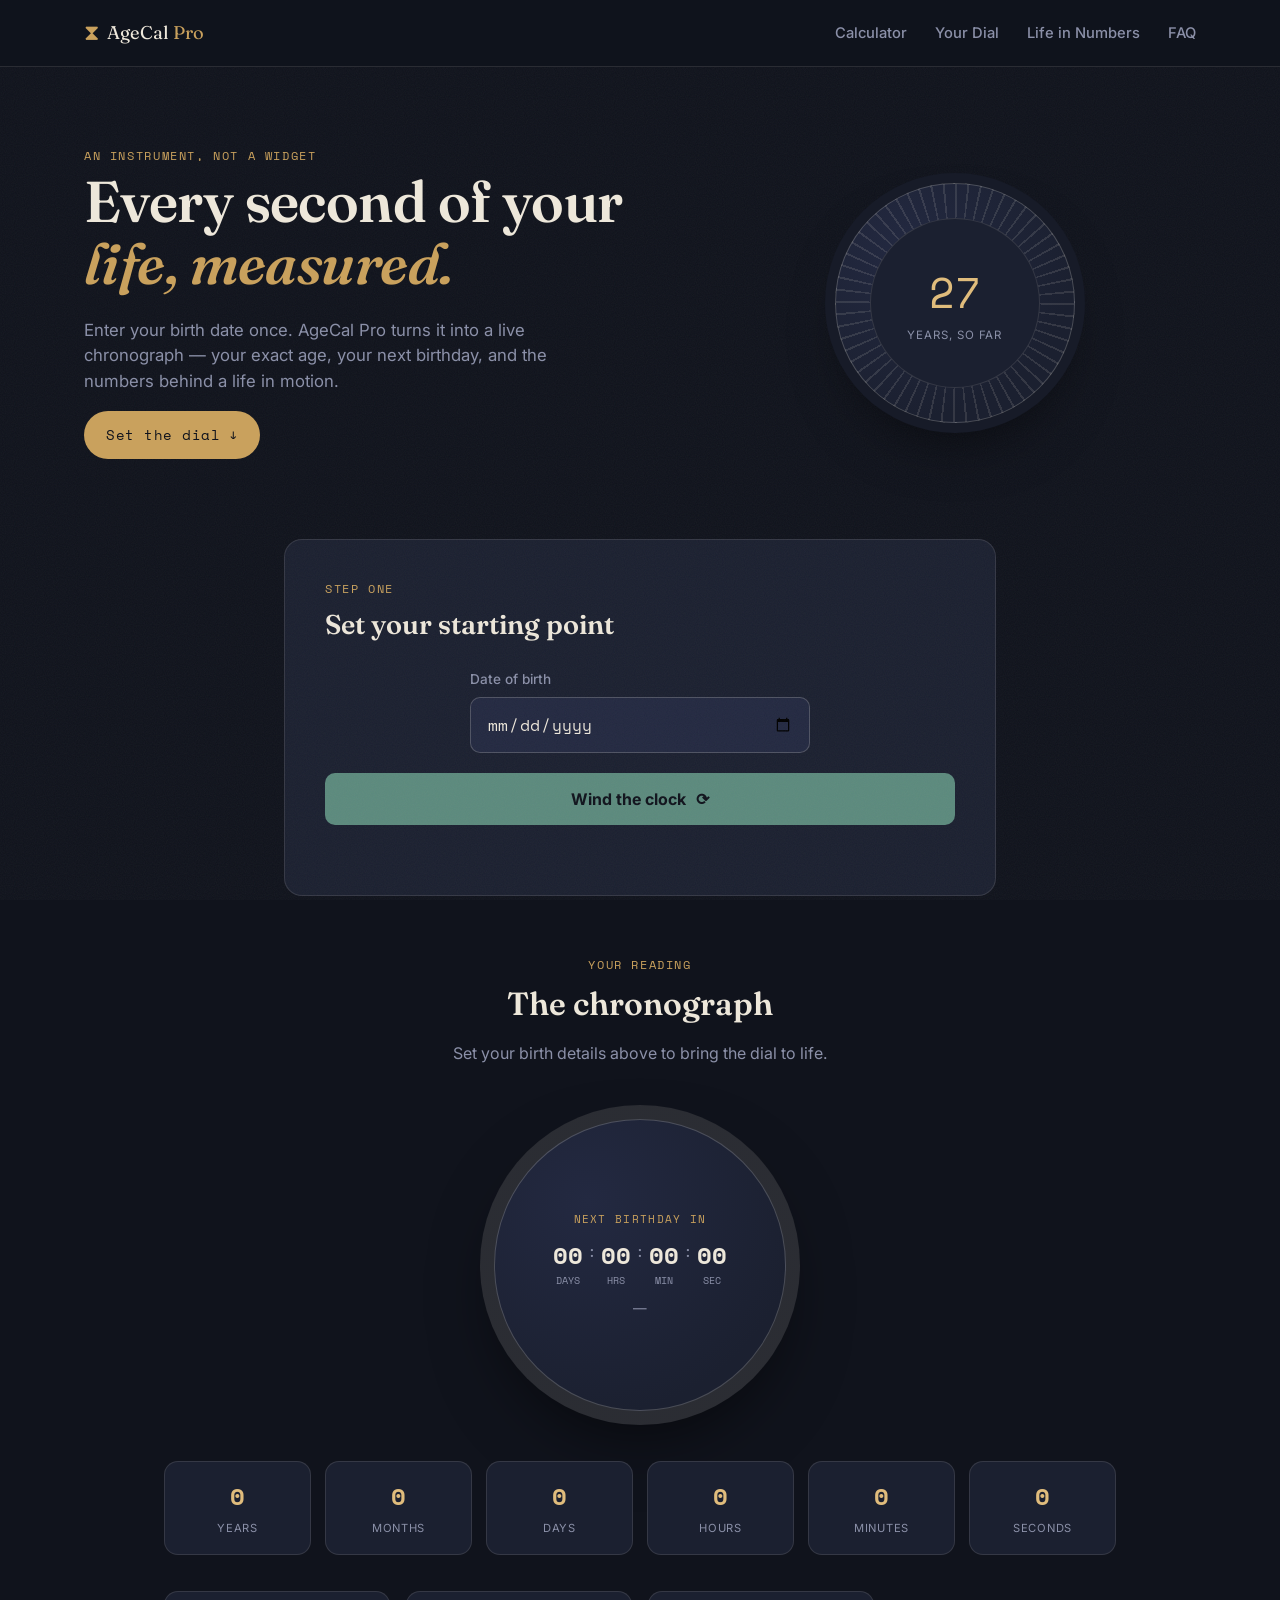
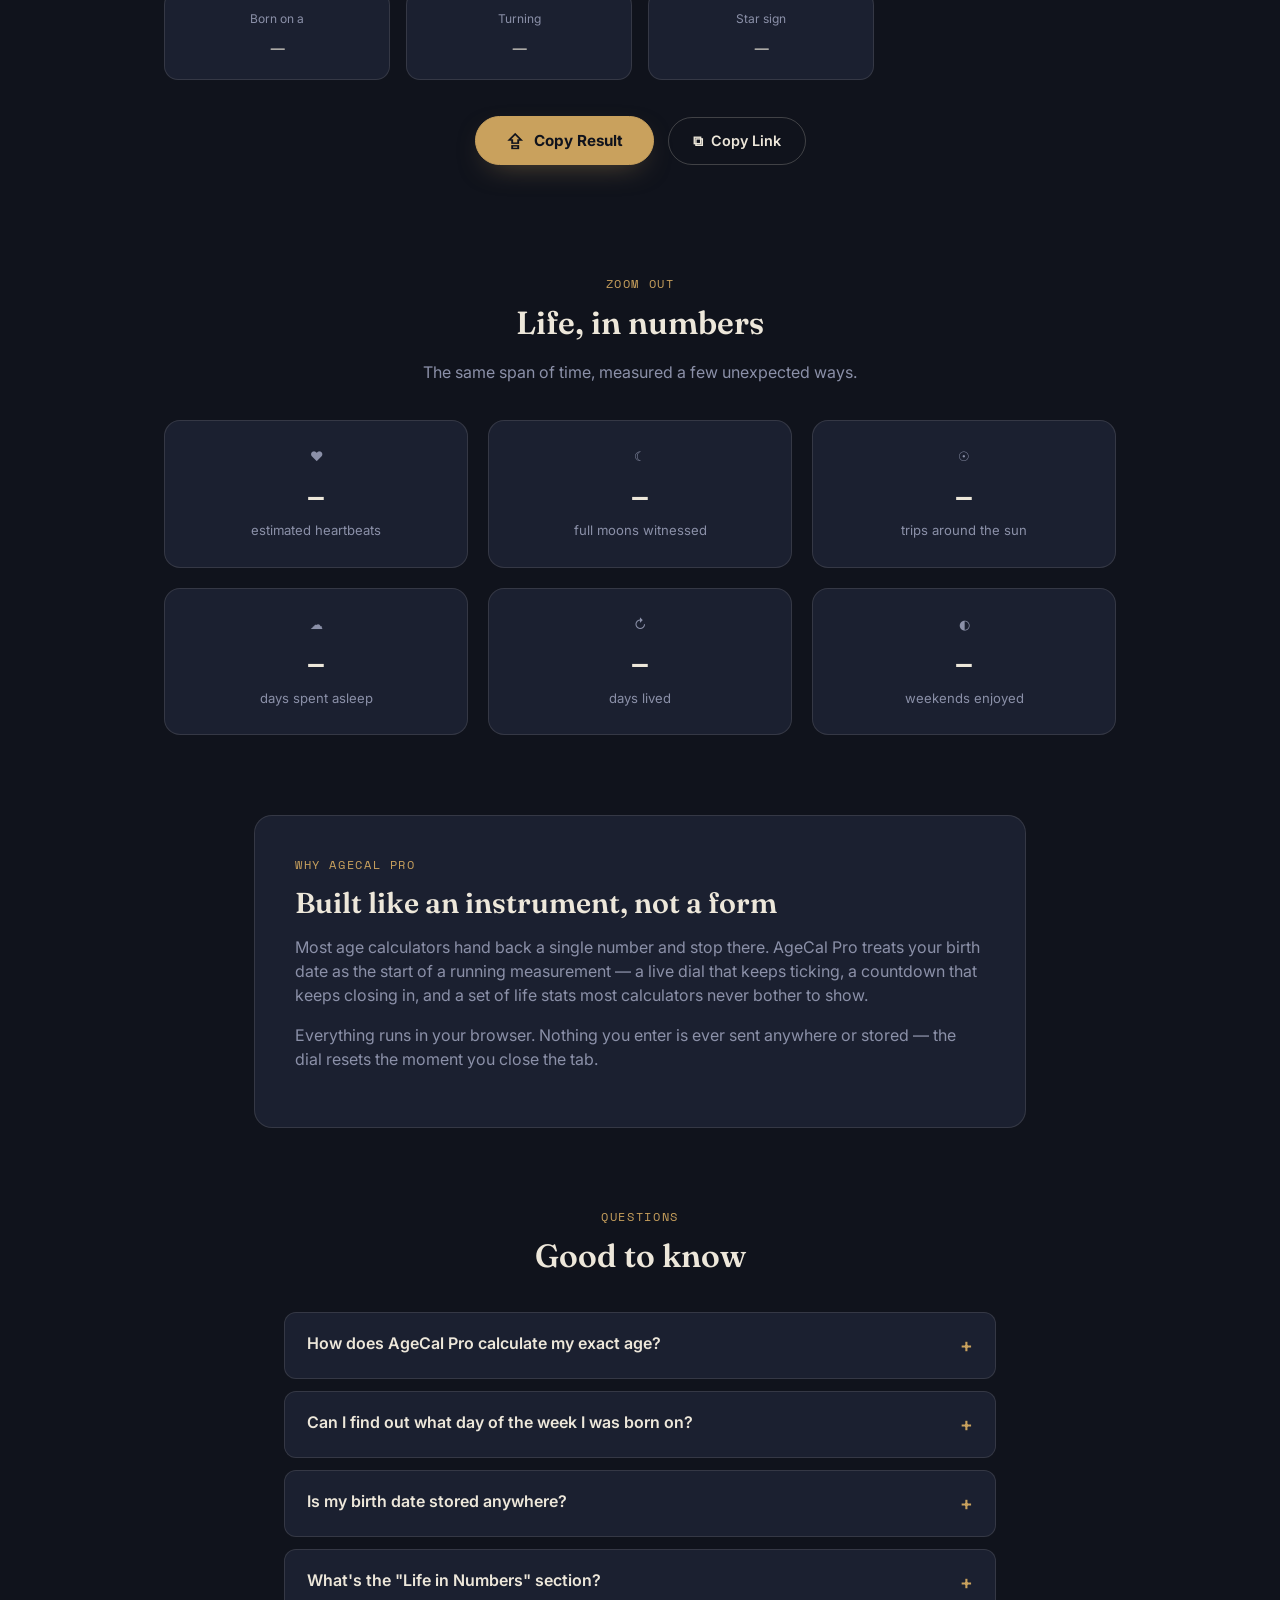
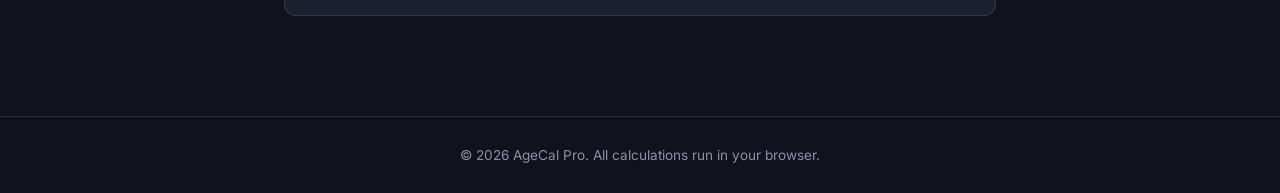
<file: index.html>
<!DOCTYPE html>
<html lang="en">
<head>
<meta charset="UTF-8">
<meta name="viewport" content="width=device-width, initial-scale=1.0">
<title>AgeCal Pro — Exact Age Calculator & Birthday Countdown</title>
<meta name="description" content="AgeCal Pro calculates your exact age in years, months, days, hours and seconds, counts down to your next birthday, and reveals fun life stats like total heartbeats and Earth orbits. Free, instant, no signup.">
<meta name="keywords" content="age calculator, exact age calculator, birthday countdown, how old am I, date of birth calculator, AgeCal Pro">
<meta name="author" content="AgeCal Pro">
<link rel="canonical" href="https://agecalpro.com/">
<meta name="robots" content="index, follow">
<meta name="theme-color" content="#10131c">

<!-- Open Graph -->
<meta property="og:type" content="website">
<meta property="og:title" content="AgeCal Pro — Exact Age Calculator & Birthday Countdown">
<meta property="og:description" content="Calculate your exact age down to the second, count down to your next birthday, and discover fun life stats — free and instant.">
<meta property="og:url" content="https://agecalpro.com/">
<meta property="og:site_name" content="AgeCal Pro">
<meta property="og:image" content="https://agecalpro.com/og-cover.png">

<!-- Twitter -->
<meta name="twitter:card" content="summary_large_image">
<meta name="twitter:title" content="AgeCal Pro — Exact Age Calculator & Birthday Countdown">
<meta name="twitter:description" content="Calculate your exact age down to the second and count down to your next birthday.">
<meta name="twitter:image" content="https://agecalpro.com/og-cover.png">

<link rel="icon" type="image/png" href="favicon.png.png">

<link rel="preconnect" href="https://fonts.googleapis.com">
<link rel="preconnect" href="https://fonts.gstatic.com" crossorigin>
<link href="https://fonts.googleapis.com/css2?family=Fraunces:opsz,wght@9..144,400;9..144,500;9..144,600;9..144,700&family=Inter:wght@400;500;600;700&family=Space+Mono:wght@400;700&display=swap" rel="stylesheet">

<link rel="stylesheet" href="style.css">

<!-- Structured data: SoftwareApplication -->
<script type="application/ld+json">
{
  "@context": "https://schema.org",
  "@type": "WebApplication",
  "name": "AgeCal Pro",
  "url": "https://agecalpro.com/",
  "applicationCategory": "UtilitiesApplication",
  "operatingSystem": "Any",
  "offers": { "@type": "Offer", "price": "0", "priceCurrency": "USD" },
  "description": "Calculate your exact age in years, months, days, hours, minutes and seconds, and see a live countdown to your next birthday."
}
</script>

<!-- Structured data: FAQPage -->
<script type="application/ld+json">
{
  "@context": "https://schema.org",
  "@type": "FAQPage",
  "mainEntity": [
    {
      "@type": "Question",
      "name": "How does AgeCal Pro calculate my exact age?",
      "acceptedAnswer": { "@type": "Answer", "text": "AgeCal Pro takes your date of birth and compares it to the current moment, breaking down the difference into whole years, months, days, hours, minutes and seconds." }
    },
    {
      "@type": "Question",
      "name": "Can I find out what day of the week I was born on?",
      "acceptedAnswer": { "@type": "Answer", "text": "Yes. After you calculate your age, AgeCal Pro shows the exact day of the week your birth date fell on." }
    },
    {
      "@type": "Question",
      "name": "Does AgeCal Pro store my birth date?",
      "acceptedAnswer": { "@type": "Answer", "text": "No. All calculations run in your browser. Your date of birth is never sent to a server or stored anywhere." }
    }
  ]
}
</script>
</head>
<body>

<div class="grain"></div>

<header class="site-header">
  <nav class="navbar">
    <a href="#top" class="logo">
      <span class="logo-mark" aria-hidden="true">⧗</span>
      <span class="logo-text">AgeCal <em>Pro</em></span>
    </a>
    <div class="nav-links">
      <a href="#calculator">Calculator</a>
      <a href="#dial">Your Dial</a>
      <a href="#life-stats">Life in Numbers</a>
      <a href="#faq">FAQ</a>
    </div>
  </nav>
</header>

<main id="top">

  <!-- HERO -->
  <section class="hero">
    <div class="hero-copy">
      <p class="eyebrow">An instrument, not a widget</p>
      <h1>Every second of your<br><span>life, measured.</span></h1>
      <p class="hero-sub">Enter your birth date once. AgeCal Pro turns it into a live chronograph — your exact age, your next birthday, and the numbers behind a life in motion.</p>
      <a href="#calculator" class="hero-cta">Set the dial <span aria-hidden="true">↓</span></a>
    </div>
    <div class="hero-dial-preview" aria-hidden="true">
      <div class="mini-dial">
        <div class="mini-dial-face">
          <span class="mini-dial-num">27</span>
          <span class="mini-dial-label">years, so far</span>
        </div>
      </div>
    </div>
  </section>

  <!-- CALCULATOR INPUT -->
  <section class="calculator-section" id="calculator" aria-labelledby="calc-heading">
    <div class="panel calc-panel">
      <p class="eyebrow">Step one</p>
      <h2 id="calc-heading">Set your starting point</h2>

      <div class="form-row single">
        <div class="field">
          <label for="birthDate">Date of birth</label>
          <input type="date" id="birthDate" required>
        </div>
      </div>

      <button type="button" class="wind-btn" id="calculateBtn">
        <span>Wind the clock</span>
        <span class="wind-icon" aria-hidden="true">⟳</span>
      </button>
      <p class="error-message" id="errorMessage" role="alert" aria-live="polite"></p>
    </div>
  </section>

  <!-- DIAL / RESULTS -->
  <section class="dial-section" id="dial" aria-labelledby="dial-heading">
    <p class="eyebrow center">Your reading</p>
    <h2 id="dial-heading" class="center">The chronograph</h2>
    <p class="dial-intro center" id="birthdayMessage">Set your birth details above to bring the dial to life.</p>

    <div class="chronograph" id="chronograph">
      <div class="dial-ring" id="dialRing">
        <div class="dial-face">
          <span class="dial-eyebrow">next birthday in</span>
          <div class="dial-countdown">
            <div class="c-unit"><strong id="countDays">00</strong><small>days</small></div>
            <div class="c-sep">:</div>
            <div class="c-unit"><strong id="countHours">00</strong><small>hrs</small></div>
            <div class="c-sep">:</div>
            <div class="c-unit"><strong id="countMinutes">00</strong><small>min</small></div>
            <div class="c-sep">:</div>
            <div class="c-unit"><strong id="countSeconds">00</strong><small>sec</small></div>
          </div>
          <span class="dial-date" id="nextBirthdayDate">—</span>
        </div>
      </div>

      <div class="subdials">
        <div class="subdial">
          <strong id="years">0</strong>
          <small>years</small>
        </div>
        <div class="subdial">
          <strong id="months">0</strong>
          <small>months</small>
        </div>
        <div class="subdial">
          <strong id="days">0</strong>
          <small>days</small>
        </div>
        <div class="subdial">
          <strong id="hours">0</strong>
          <small>hours</small>
        </div>
        <div class="subdial">
          <strong id="minutes">0</strong>
          <small>minutes</small>
        </div>
        <div class="subdial">
          <strong id="seconds">0</strong>
          <small>seconds</small>
        </div>
      </div>
    </div>

    <div class="info-strip">
      <div class="info-card">
        <span>Born on a</span>
        <strong id="birthdayDay">—</strong>
      </div>
      <div class="info-card">
        <span>Turning</span>
        <strong id="turningAge">—</strong>
      </div>
      <div class="info-card">
        <span>Star sign</span>
        <strong id="zodiacSign">—</strong>
      </div>
    </div>

    <div class="share-row">
      <button type="button" class="share-btn" id="shareBtn">
        <span class="share-btn-icon" aria-hidden="true">⇪</span>
        <span id="shareBtnLabel">Share Age</span>
      </button>
      <button type="button" class="copy-link-btn" id="copyLinkBtn" aria-label="Copy link to clipboard">
        <span aria-hidden="true">⧉</span>
        <span>Copy Link</span>
      </button>
    </div>
    <p class="share-status" id="shareStatus" role="status" aria-live="polite"></p>
  </section>

  <!-- LIFE IN NUMBERS -->
  <section class="life-stats" id="life-stats" aria-labelledby="life-heading">
    <p class="eyebrow center">Zoom out</p>
    <h2 id="life-heading" class="center">Life, in numbers</h2>
    <p class="dial-intro center">The same span of time, measured a few unexpected ways.</p>

    <div class="stat-grid">
      <div class="stat-card">
        <span class="stat-icon" aria-hidden="true">♥</span>
        <strong id="statHeartbeats">—</strong>
        <span>estimated heartbeats</span>
      </div>
      <div class="stat-card">
        <span class="stat-icon" aria-hidden="true">☾</span>
        <strong id="statMoons">—</strong>
        <span>full moons witnessed</span>
      </div>
      <div class="stat-card">
        <span class="stat-icon" aria-hidden="true">☉</span>
        <strong id="statOrbits">—</strong>
        <span>trips around the sun</span>
      </div>
      <div class="stat-card">
        <span class="stat-icon" aria-hidden="true">☁</span>
        <strong id="statSleep">—</strong>
        <span>days spent asleep</span>
      </div>
      <div class="stat-card">
        <span class="stat-icon" aria-hidden="true">↻</span>
        <strong id="statDaysLived">—</strong>
        <span>days lived</span>
      </div>
      <div class="stat-card">
        <span class="stat-icon" aria-hidden="true">◐</span>
        <strong id="statWeekends">—</strong>
        <span>weekends enjoyed</span>
      </div>
    </div>
  </section>

  <!-- ABOUT -->
  <section class="about-section" id="about" aria-labelledby="about-heading">
    <div class="panel about-panel">
      <p class="eyebrow">Why AgeCal Pro</p>
      <h2 id="about-heading">Built like an instrument, not a form</h2>
      <p>Most age calculators hand back a single number and stop there. AgeCal Pro treats your birth date as the start of a running measurement — a live dial that keeps ticking, a countdown that keeps closing in, and a set of life stats most calculators never bother to show.</p>
      <p>Everything runs in your browser. Nothing you enter is ever sent anywhere or stored — the dial resets the moment you close the tab.</p>
    </div>
  </section>

  <!-- FAQ -->
  <section class="faq-section" id="faq" aria-labelledby="faq-heading">
    <p class="eyebrow center">Questions</p>
    <h2 id="faq-heading" class="center">Good to know</h2>

    <div class="faq-list">
      <details class="faq-item">
        <summary>How does AgeCal Pro calculate my exact age?</summary>
        <p>It takes your date of birth and measures the exact distance to this moment, broken into whole years, months, days, hours, minutes and seconds — recalculated live, every second.</p>
      </details>
      <details class="faq-item">
        <summary>Can I find out what day of the week I was born on?</summary>
        <p>Yes — once you wind the clock, your birth day of the week appears in the info strip beneath the dial.</p>
      </details>
      <details class="faq-item">
        <summary>Is my birth date stored anywhere?</summary>
        <p>No. Every calculation happens locally in your browser. Nothing is sent to a server, logged, or saved.</p>
      </details>
      <details class="faq-item">
        <summary>What's the "Life in Numbers" section?</summary>
        <p>A set of rough, fun estimates — heartbeats, full moons witnessed, days spent asleep — built from your exact age. They're back-of-the-envelope averages, not medical or scientific measurements.</p>
      </details>
    </div>
  </section>

</main>

<footer class="site-footer">
  <p>© <span id="currentYear"></span> AgeCal Pro. All calculations run in your browser.</p>
</footer>

<script src="script.js"></script>
</body>
</html>
</file>
<file: style.css>
/* ===== Tokens ===== */
:root{
  --ink: #10131c;
  --ink-2: #171b28;
  --panel: #1b2030;
  --panel-2: #232941;
  --rule: rgba(237,231,218,0.12);
  --rule-strong: rgba(237,231,218,0.22);
  --paper: #ede7da;
  --muted: #8b90a8;
  --brass: #c9a15d;
  --brass-bright: #e0bc7c;
  --patina: #5c8a7d;
  --patina-bright: #7bb0a1;
  --danger: #d97757;

  --display: "Fraunces", serif;
  --body: "Inter", -apple-system, sans-serif;
  --mono: "Space Mono", monospace;

  --radius: 18px;
}

*{box-sizing:border-box;}
html{scroll-behavior:smooth;}
body{
  margin:0;
  background:var(--ink);
  color:var(--paper);
  font-family:var(--body);
  line-height:1.5;
  -webkit-font-smoothing:antialiased;
}

@media (prefers-reduced-motion: reduce){
  html{scroll-behavior:auto;}
  *{animation-duration:0.001ms !important; transition-duration:0.001ms !important;}
}

a{color:inherit;}
h1,h2{font-family:var(--display); font-weight:600; margin:0 0 .4em;}
p{margin:0 0 1em; color:var(--muted);}

.grain{
  position:fixed; inset:0; pointer-events:none; z-index:1; opacity:.05;
  background-image:url("data:image/svg+xml,%3Csvg xmlns='http://www.w3.org/2000/svg' width='120' height='120'%3E%3Cfilter id='n'%3E%3CfeTurbulence type='fractalNoise' baseFrequency='0.9' numOctaves='2' stitchTiles='stitch'/%3E%3C/filter%3E%3Crect width='100%25' height='100%25' filter='url(%23n)'/%3E%3C/svg%3E");
}

.eyebrow{
  font-family:var(--mono);
  font-size:.72rem;
  letter-spacing:.14em;
  text-transform:uppercase;
  color:var(--brass);
  margin:0 0 .6em;
}
.center{text-align:center;}

/* ===== Header ===== */
.site-header{
  position:sticky; top:0; z-index:20;
  background:rgba(16,19,28,.86);
  backdrop-filter:blur(10px);
  border-bottom:1px solid var(--rule);
}
.navbar{
  max-width:1160px; margin:0 auto; padding:16px 24px;
  display:flex; align-items:center; justify-content:space-between;
}
.logo{display:flex; align-items:center; gap:8px; text-decoration:none; font-family:var(--display); font-size:1.15rem; color:var(--paper);}
.logo-mark{color:var(--brass); font-size:1.4rem;}
.logo-text em{color:var(--brass); font-style:normal;}
.nav-links{display:flex; gap:28px;}
.nav-links a{text-decoration:none; color:var(--muted); font-size:.92rem; font-weight:500; transition:color .2s;}
.nav-links a:hover, .nav-links a:focus-visible{color:var(--paper);}

/* ===== Hero ===== */
.hero{
  max-width:1160px; margin:0 auto; padding:80px 24px 40px;
  display:grid; grid-template-columns:1.1fr .9fr; gap:40px; align-items:center;
  position:relative; z-index:2;
}
.eyebrow + h1{margin-top:0;}
.hero h1{font-size:clamp(2.4rem, 5vw, 3.6rem); line-height:1.08; color:var(--paper); letter-spacing:-.01em;}
.hero h1 span{color:var(--brass); font-style:italic;}
.hero-sub{font-size:1.05rem; max-width:46ch;}
.hero-cta{
  display:inline-flex; align-items:center; gap:8px;
  font-family:var(--mono); font-size:.85rem; letter-spacing:.04em;
  color:var(--ink); background:var(--brass);
  padding:14px 22px; border-radius:999px; text-decoration:none;
  transition:transform .18s ease, background .2s;
}
.hero-cta:hover, .hero-cta:focus-visible{background:var(--brass-bright); transform:translateY(-2px);}

.hero-dial-preview{display:flex; justify-content:center;}
.mini-dial{
  width:240px; height:240px; border-radius:50%;
  background:
    repeating-conic-gradient(from 0deg, var(--rule) 0deg 1deg, transparent 1deg 6deg),
    radial-gradient(circle at 30% 28%, var(--panel-2), var(--panel) 70%);
  border:1px solid var(--rule-strong);
  display:flex; align-items:center; justify-content:center;
  box-shadow: 0 0 0 10px var(--ink-2), 0 30px 60px -20px rgba(0,0,0,.6);
}
.mini-dial-face{
  width:170px; height:170px; border-radius:50%;
  background:var(--panel);
  border:1px solid var(--rule);
  display:flex; flex-direction:column; align-items:center; justify-content:center;
  gap:4px;
}
.mini-dial-num{font-family:var(--mono); font-size:2.6rem; color:var(--brass-bright);}
.mini-dial-label{font-size:.72rem; color:var(--muted); text-transform:uppercase; letter-spacing:.08em;}

/* ===== Panels ===== */
.panel{
  background:var(--panel);
  border:1px solid var(--rule);
  border-radius:var(--radius);
  padding:40px;
}

/* ===== Calculator ===== */
.calculator-section{max-width:760px; margin:40px auto; padding:0 24px;}
.calc-panel h2{color:var(--paper); font-size:1.7rem;}
.form-row{display:grid; grid-template-columns:1fr 1fr; gap:20px; margin:24px 0 8px;}
.form-row.single{grid-template-columns:1fr; max-width:340px; margin-left:auto; margin-right:auto;}
.field label{display:block; font-size:.85rem; color:var(--muted); margin-bottom:8px; font-weight:500;}
.field .optional{color:var(--brass); font-size:.75rem;}
.field input{
  width:100%; padding:14px 16px; border-radius:10px;
  border:1px solid var(--rule-strong); background:var(--panel-2); color:var(--paper);
  font-family:var(--mono); font-size:1rem;
}
.field input:focus-visible{outline:2px solid var(--brass); outline-offset:2px;}

.wind-btn{
  margin-top:20px; width:100%;
  display:flex; align-items:center; justify-content:center; gap:10px;
  background:var(--patina); color:var(--ink);
  border:none; padding:16px; border-radius:10px;
  font-family:var(--body); font-weight:700; font-size:1rem; cursor:pointer;
  transition:background .2s, transform .15s;
}
.wind-btn:hover, .wind-btn:focus-visible{background:var(--patina-bright); transform:translateY(-1px);}
.wind-icon{display:inline-block; transition:transform .5s;}
.wind-btn:active .wind-icon{transform:rotate(180deg);}

.error-message{color:var(--danger); font-size:.9rem; min-height:1.2em; margin:12px 0 0;}

/* ===== Dial section ===== */
.dial-section{max-width:1000px; margin:60px auto; padding:0 24px;}
.dial-section h2{color:var(--paper); font-size:2rem;}
.dial-intro{max-width:50ch; margin-left:auto; margin-right:auto;}

.chronograph{
  display:flex; flex-direction:column; align-items:center; gap:36px;
  margin-top:40px;
}
.dial-ring{
  --progress: 0deg;
  width:320px; height:320px; border-radius:50%;
  padding:14px;
  background:
    conic-gradient(var(--brass) var(--progress), var(--rule) 0deg);
  box-shadow:0 30px 70px -25px rgba(0,0,0,.65);
}
.dial-face{
  width:100%; height:100%; border-radius:50%;
  background:radial-gradient(circle at 32% 28%, var(--panel-2), var(--panel) 75%);
  border:1px solid var(--rule-strong);
  display:flex; flex-direction:column; align-items:center; justify-content:center;
  gap:10px; text-align:center; padding:20px;
}
.dial-eyebrow{font-family:var(--mono); font-size:.68rem; letter-spacing:.12em; text-transform:uppercase; color:var(--brass);}
.dial-countdown{display:flex; align-items:baseline; gap:4px;}
.c-unit{display:flex; flex-direction:column; align-items:center;}
.c-unit strong{font-family:var(--mono); font-size:1.5rem; color:var(--paper);}
.c-unit small{font-family:var(--mono); font-size:.6rem; color:var(--muted); text-transform:uppercase;}
.c-sep{font-family:var(--mono); color:var(--muted); align-self:flex-start; margin-top:2px;}
.dial-date{font-size:.85rem; color:var(--muted);}

.subdials{
  display:grid; grid-template-columns:repeat(6,1fr); gap:14px; width:100%;
}
.subdial{
  background:var(--panel); border:1px solid var(--rule); border-radius:14px;
  padding:16px 8px; text-align:center;
}
.subdial strong{display:block; font-family:var(--mono); font-size:1.5rem; color:var(--brass-bright);}
.subdial small{font-size:.7rem; color:var(--muted); text-transform:uppercase; letter-spacing:.06em;}

.info-strip{
  display:grid; grid-template-columns:repeat(4,1fr); gap:16px; margin-top:36px;
}
.info-card{
  background:var(--panel); border:1px solid var(--rule); border-radius:14px;
  padding:18px; text-align:center;
}
.info-card span{display:block; font-size:.75rem; color:var(--muted); margin-bottom:6px;}
.info-card strong{font-family:var(--display); font-size:1.15rem; color:var(--paper); font-weight:600;}

.share-row{
  display:flex; align-items:center; justify-content:center; gap:14px;
  margin:36px auto 0; flex-wrap:wrap;
}
.share-btn{
  display:flex; align-items:center; justify-content:center; gap:10px;
  padding:14px 30px;
  background:var(--brass); color:var(--ink);
  border:1px solid var(--brass); border-radius:999px;
  font-family:var(--body); font-weight:700; font-size:.95rem; cursor:pointer;
  transition:background .2s, border-color .2s, transform .15s, box-shadow .2s;
  box-shadow:0 10px 30px -14px rgba(201,161,93,.55);
}
.share-btn:hover, .share-btn:focus-visible{
  background:var(--brass-bright); transform:translateY(-2px);
  box-shadow:0 14px 34px -14px rgba(201,161,93,.7);
}
.share-btn:active{transform:translateY(0);}
.share-btn-icon{font-size:1.05rem; line-height:1;}

.copy-link-btn{
  display:flex; align-items:center; justify-content:center; gap:8px;
  padding:14px 24px;
  background:transparent; color:var(--paper);
  border:1px solid var(--rule-strong); border-radius:999px;
  font-family:var(--body); font-weight:600; font-size:.9rem; cursor:pointer;
  transition:background .2s, border-color .2s, transform .15s;
}
.copy-link-btn:hover, .copy-link-btn:focus-visible{
  background:var(--panel-2); border-color:var(--patina-bright); transform:translateY(-2px);
}
.copy-link-btn:active{transform:translateY(0);}

.share-status{
  text-align:center; font-size:.82rem; color:var(--patina-bright);
  min-height:1.2em; margin:14px 0 0;
}

@media (max-width: 480px){
  .share-row{flex-direction:column; width:100%;}
  .share-btn, .copy-link-btn{width:100%; max-width:320px;}
}

/* ===== Life stats ===== */
.life-stats{max-width:1000px; margin:80px auto; padding:0 24px;}
.life-stats h2{color:var(--paper); font-size:2rem;}
.stat-grid{
  display:grid; grid-template-columns:repeat(3,1fr); gap:20px; margin-top:36px;
}
.stat-card{
  background:var(--panel); border:1px solid var(--rule); border-radius:16px;
  padding:26px 20px; text-align:center;
  display:flex; flex-direction:column; align-items:center; gap:6px;
}
.stat-icon{font-size:1.6rem; color:var(--patina-bright); margin-bottom:4px;}
.stat-card strong{font-family:var(--mono); font-size:1.6rem; color:var(--paper);}
.stat-card span{font-size:.82rem; color:var(--muted);}

/* ===== About ===== */
.about-section{max-width:820px; margin:80px auto; padding:0 24px;}
.about-panel h2{color:var(--paper); font-size:1.8rem;}

/* ===== FAQ ===== */
.faq-section{max-width:760px; margin:80px auto 100px; padding:0 24px;}
.faq-section h2{color:var(--paper); font-size:2rem;}
.faq-list{margin-top:32px; display:flex; flex-direction:column; gap:12px;}
.faq-item{
  background:var(--panel); border:1px solid var(--rule); border-radius:12px;
  padding:18px 22px;
}
.faq-item summary{cursor:pointer; font-weight:600; color:var(--paper); list-style:none;}
.faq-item summary::-webkit-details-marker{display:none;}
.faq-item summary::after{content:"+"; float:right; color:var(--brass); font-size:1.2rem;}
.faq-item[open] summary::after{content:"−";}
.faq-item p{margin:14px 0 0;}

/* ===== Footer ===== */
.site-footer{
  border-top:1px solid var(--rule);
  padding:28px 24px; text-align:center;
}
.site-footer p{color:var(--muted); font-size:.85rem; margin:0;}

/* ===== Responsive ===== */
@media (max-width: 860px){
  .hero{grid-template-columns:1fr; text-align:center; padding-top:56px;}
  .hero-sub{margin-left:auto; margin-right:auto;}
  .hero-dial-preview{order:-1;}
  .nav-links{display:none;}
  .form-row{grid-template-columns:1fr;}
  .subdials{grid-template-columns:repeat(3,1fr);}
  .info-strip{grid-template-columns:repeat(2,1fr);}
  .stat-grid{grid-template-columns:repeat(2,1fr);}
  .dial-ring{width:260px; height:260px;}
  .dial-countdown{flex-wrap:wrap; justify-content:center;}
}
@media (max-width: 480px){
  .subdials{grid-template-columns:repeat(2,1fr);}
  .stat-grid{grid-template-columns:1fr;}
  .panel{padding:26px;}
}
</file>
